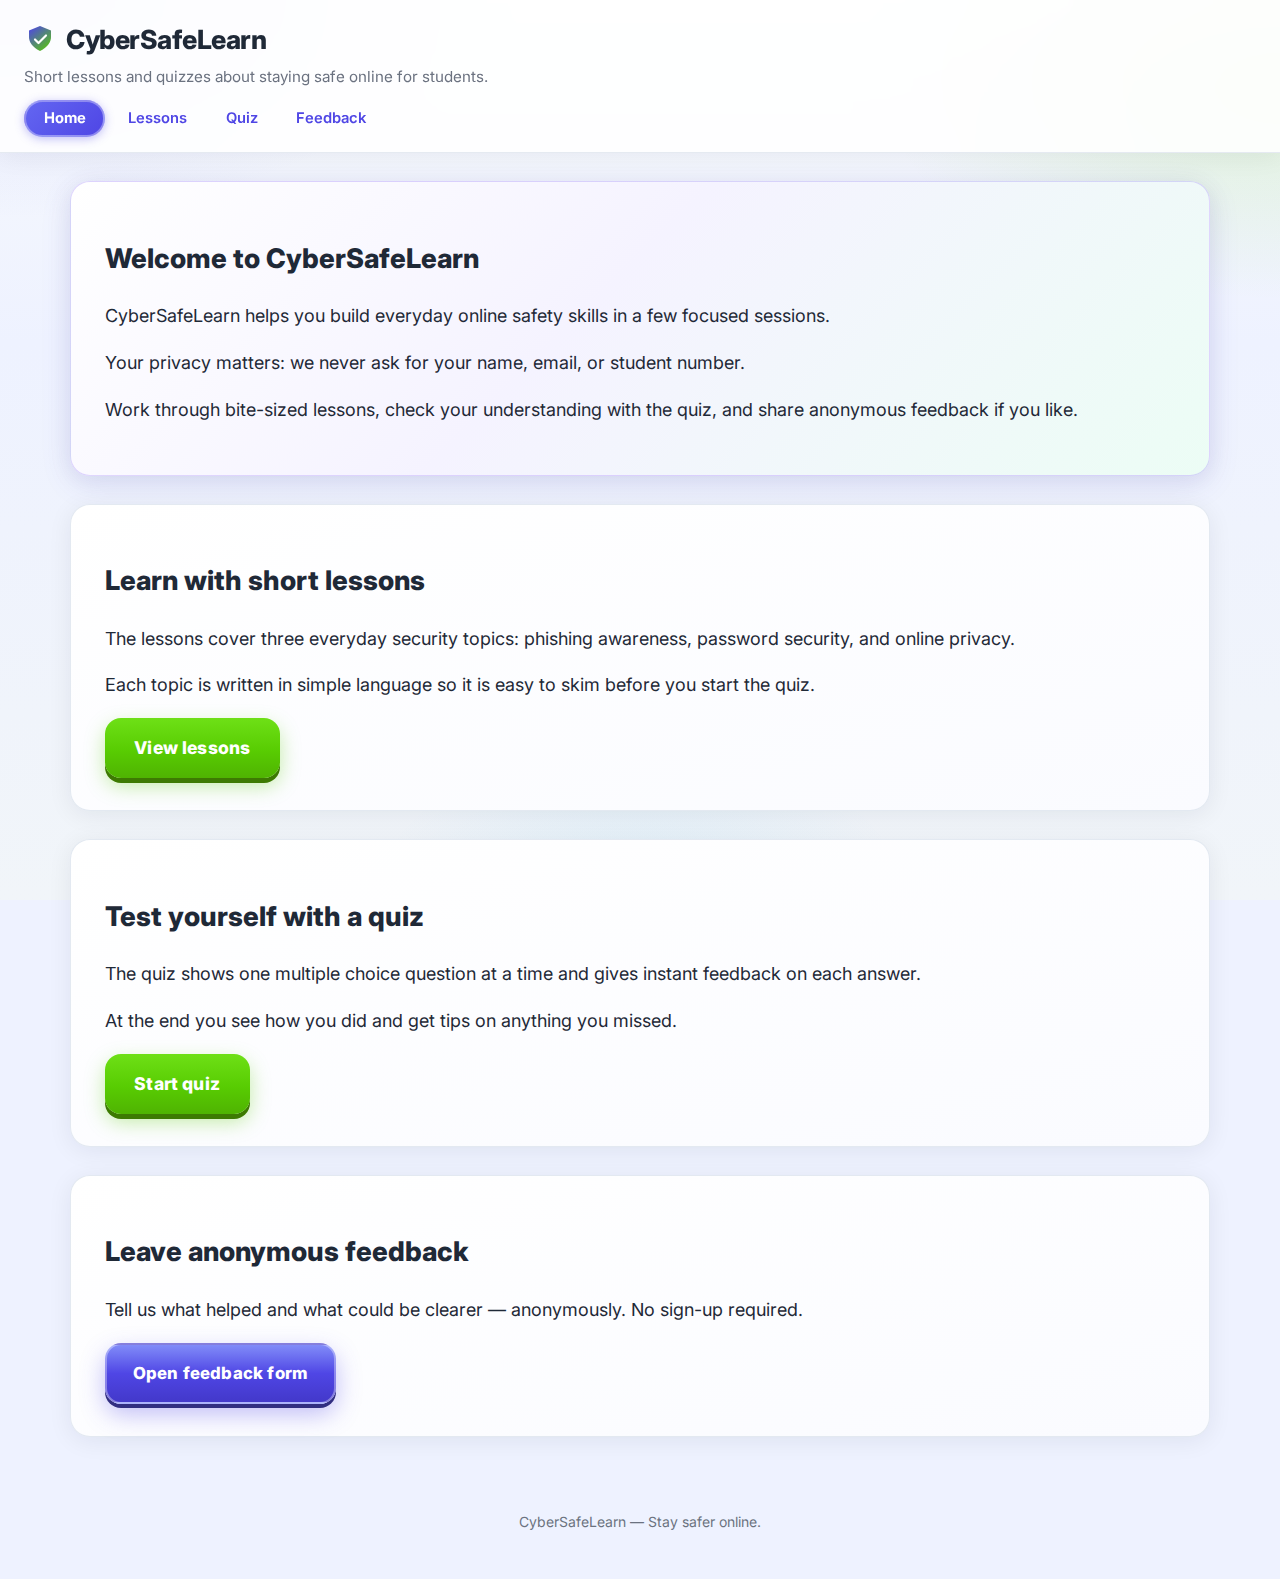
<file: index.html>
<!DOCTYPE html> <!-- use HTML5 -->
<html lang="en"> <!-- page is in English -->
<head> <!-- page settings and links -->
  <meta charset="UTF-8"> <!-- use UTF-8 so text works -->
  <meta name="viewport" content="width=device-width, initial-scale=1.0"> <!-- make layout work on mobile and desktop -->
  <title>CyberSafeLearn - Home</title> <!-- tab title -->
  <link rel="stylesheet" href="style.css"> <!-- main css for the site -->
</head> <!-- end of head -->
<body> <!-- visible page content -->
  <a href="#main-content" class="skip-link">Skip to main content</a>

  <header class="site-header"> <!-- top bar with title and nav -->
    <div class="site-brand">
      <svg class="site-logo" xmlns="http://www.w3.org/2000/svg" width="32" height="32" viewBox="0 0 32 32" aria-hidden="true" focusable="false">
        <defs>
          <linearGradient id="csl-shield-grad" x1="6" y1="4" x2="26" y2="28" gradientUnits="userSpaceOnUse">
            <stop stop-color="#4f46e5"/>
            <stop offset="1" stop-color="#58cc02"/>
          </linearGradient>
        </defs>
        <path fill="url(#csl-shield-grad)" d="M16 3 5 7.5v6.2c0 5.2 2.9 9.9 11 14.3 8.1-4.4 11-9.1 11-14.3V7.5L16 3Z"/>
        <path fill="none" stroke="#fff" stroke-width="2.2" stroke-linecap="round" stroke-linejoin="round" d="M11 16.5 14.5 20 22 12.5"/>
      </svg>
      <h1 class="site-title">CyberSafeLearn</h1>
    </div>
    <p class="site-tagline">Short lessons and quizzes about staying safe online for students.</p> <!-- quick summary text -->

    <nav aria-label="Main navigation"> <!-- main nav for the site -->
      <ul class="nav-list"> <!-- list of nav links -->
        <li> <!-- home nav item -->
          <a href="index.html" class="nav-link nav-link-active">Home</a> <!-- current page link -->
        </li> <!-- end home item -->
        <li> <!-- lessons nav item -->
          <a href="lessons.html" class="nav-link">Lessons</a> <!-- go to lessons page -->
        </li> <!-- end lessons item -->
        <li> <!-- quiz nav item -->
          <a href="quiz.html" class="nav-link">Quiz</a> <!-- go to quiz page -->
        </li> <!-- end quiz item -->
        <li> <!-- feedback nav item -->
          <a href="feedback.html" class="nav-link">Feedback</a> <!-- go to feedback page -->
        </li> <!-- end feedback item -->
      </ul> <!-- end nav list -->
    </nav> <!-- end nav -->
  </header> <!-- end header -->

  <main id="main-content" class="page-main" tabindex="-1"> <!-- main content for this page -->

    <section class="card card--premium-intro" aria-labelledby="home-intro-heading"> <!-- intro card -->
      <h2 id="home-intro-heading">Welcome to CyberSafeLearn</h2> <!-- intro heading -->
      <p>CyberSafeLearn helps you build everyday online safety skills in a few focused sessions.</p>
      <p>Your privacy matters: we never ask for your name, email, or student number.</p>
      <p>Work through bite-sized lessons, check your understanding with the quiz, and share anonymous feedback if you like.</p>
    </section> <!-- end intro card -->

    <section class="card" aria-labelledby="home-lessons-heading"> <!-- lessons card -->
      <h2 id="home-lessons-heading">Learn with short lessons</h2> <!-- lessons heading -->
      <p>The lessons cover three everyday security topics: phishing awareness, password security, and online privacy.</p> <!-- list lesson topics -->
      <p>Each topic is written in simple language so it is easy to skim before you start the quiz.</p> <!-- describe style of lessons -->
      <a href="lessons.html" class="primary-button">View lessons</a> <!-- button to lessons page -->
    </section> <!-- end lessons card -->

    <section class="card" aria-labelledby="home-quiz-heading"> <!-- quiz card -->
      <h2 id="home-quiz-heading">Test yourself with a quiz</h2> <!-- quiz heading -->
      <p>The quiz shows one multiple choice question at a time and gives instant feedback on each answer.</p> <!-- explain quiz flow -->
      <p>At the end you see how you did and get tips on anything you missed.</p>
      <a href="quiz.html" class="primary-button">Start quiz</a> <!-- button to quiz page -->
    </section> <!-- end quiz card -->

    <section class="card" aria-labelledby="home-feedback-heading">
      <h2 id="home-feedback-heading">Leave anonymous feedback</h2>
      <p>Tell us what helped and what could be clearer — anonymously. No sign-up required.</p>
      <a href="feedback.html" class="secondary-button">Open feedback form</a>
    </section>

  </main> <!-- end main content -->

  <footer class="site-footer"> <!-- footer text -->
    <p>CyberSafeLearn &mdash; Stay safer online.</p>
  </footer> <!-- end footer -->

  <script src="script.js"></script> <!-- shared js file -->
</body> <!-- end body -->
</html> <!-- end html -->
</file>
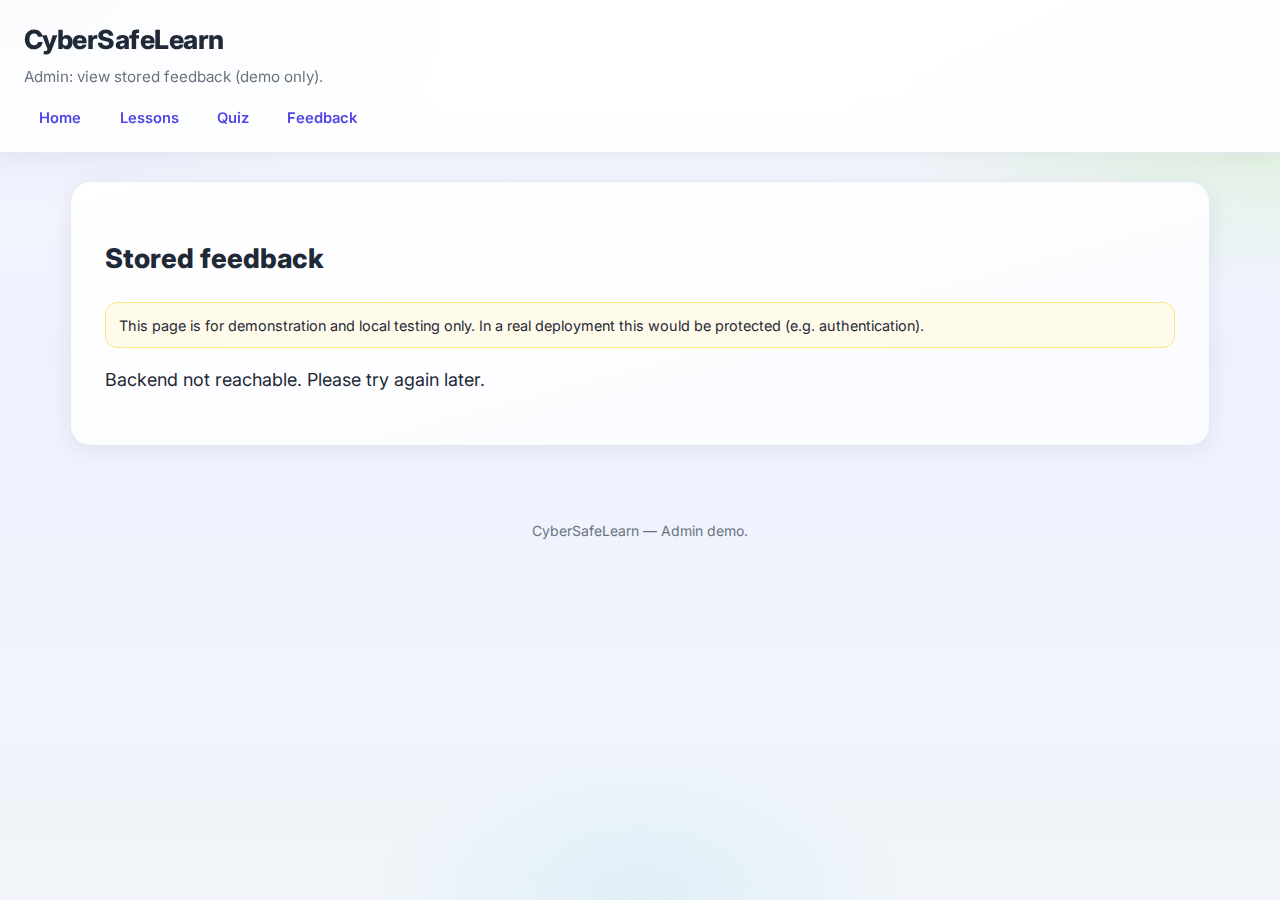
<file: admin_feedback.html>
<!DOCTYPE html>
<html lang="en">
<head>
  <meta charset="UTF-8">
  <meta name="viewport" content="width=device-width, initial-scale=1.0">
  <title>CyberSafeLearn - Admin feedback (demo)</title>
  <link rel="stylesheet" href="style.css">
</head>
<body>

  <header class="site-header">
    <h1 class="site-title">CyberSafeLearn</h1>
    <p class="site-tagline">Admin: view stored feedback (demo only).</p>
    <nav aria-label="Main navigation">
      <ul class="nav-list">
        <li><a href="index.html" class="nav-link">Home</a></li>
        <li><a href="lessons.html" class="nav-link">Lessons</a></li>
        <li><a href="quiz.html" class="nav-link">Quiz</a></li>
        <li><a href="feedback.html" class="nav-link">Feedback</a></li>
      </ul>
    </nav>
  </header>

  <main class="page-main">

    <section class="card" aria-labelledby="admin-heading">
      <h2 id="admin-heading">Stored feedback</h2>
      <p class="admin-warning">This page is for demonstration and local testing only. In a real deployment this would be protected (e.g. authentication).</p>
      <p id="admin-status" aria-live="polite">Loading...</p>
      <div id="admin-list"></div>
    </section>

  </main>

  <footer class="site-footer">
    <p>CyberSafeLearn &mdash; Admin demo.</p>
  </footer>

  <script src="config.js"></script>
  <script>
    (function () {
      var statusEl = document.getElementById('admin-status');
      var listEl = document.getElementById('admin-list');

      fetch(API_BASE_URL + '/api/feedback') // load feedback from API
        .then(function (res) {
          if (!res.ok) throw new Error('Backend returned ' + res.status);
          return res.json();
        })
        .then(function (data) {
          if (!Array.isArray(data)) { statusEl.textContent = 'Unexpected data.'; return; }
          statusEl.textContent = data.length + ' feedback entries.';
          listEl.innerHTML = '';
          if (data.length === 0) {
            listEl.textContent = 'No feedback yet.';
            return;
          }
          var table = document.createElement('table');
          table.className = 'admin-table';
          table.setAttribute('aria-label', 'Feedback entries');
          var thead = document.createElement('thead');
          thead.innerHTML = '<tr><th>Time</th><th>Rating</th><th>Feedback</th></tr>';
          table.appendChild(thead);
          var tbody = document.createElement('tbody');
          data.forEach(function (entry) {
            var tr = document.createElement('tr');
            tr.innerHTML = '<td>' + (entry.timestamp || '') + '</td><td>' + (entry.rating || '') + '</td><td>' + (entry.text || '').replace(/</g, '&lt;') + '</td>';
            tbody.appendChild(tr);
          });
          table.appendChild(tbody);
          listEl.appendChild(table);
        })
        .catch(function () {
          statusEl.textContent = 'Backend not reachable. Please try again later.';
        });
    })();
  </script>
</body>
</html>
</file>
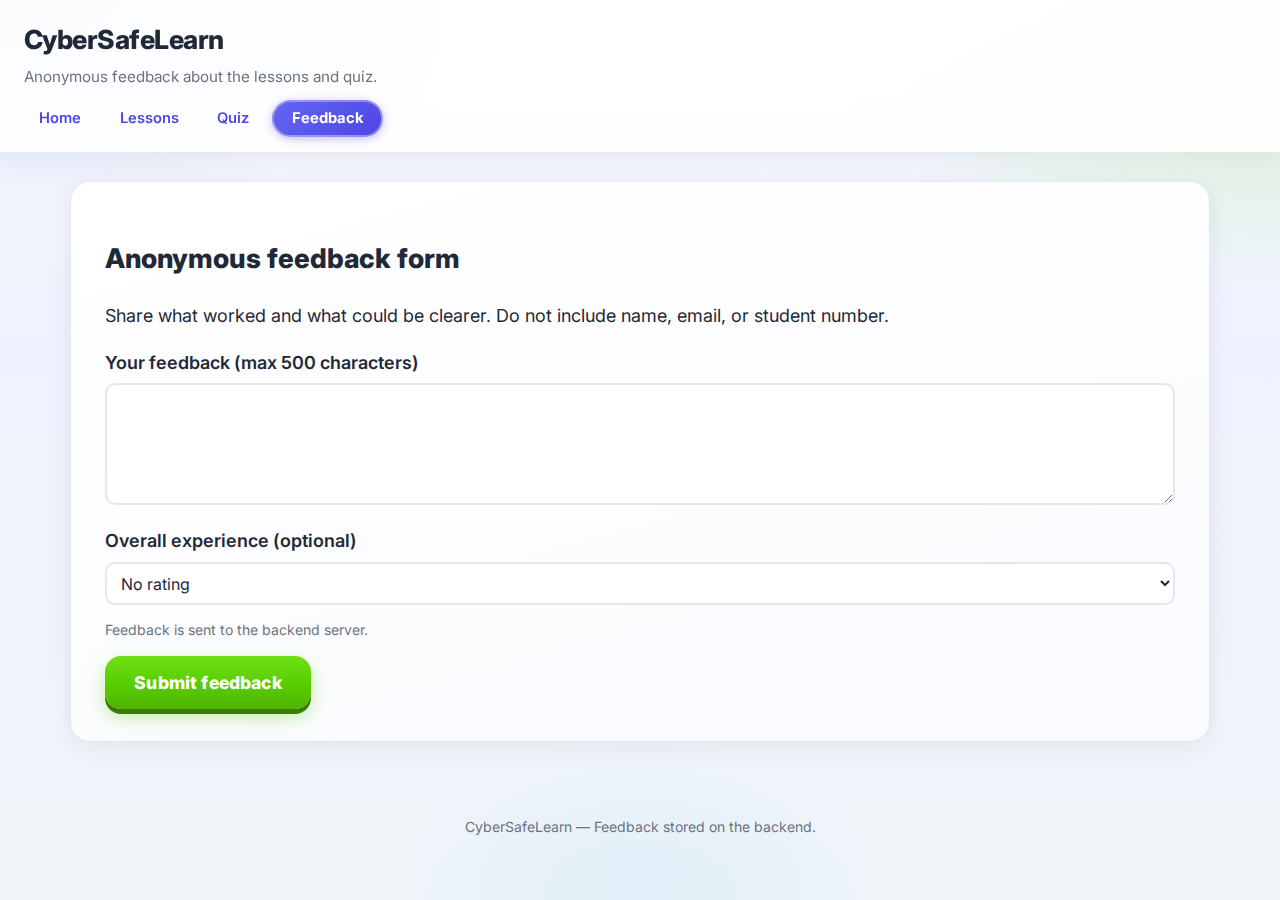
<file: feedback.html>
<!DOCTYPE html>
<html lang="en">
<head>
  <meta charset="UTF-8">
  <meta name="viewport" content="width=device-width, initial-scale=1.0">
  <title>CyberSafeLearn - Feedback</title>
  <link rel="stylesheet" href="style.css">
</head>
<body>

  <header class="site-header">
    <h1 class="site-title">CyberSafeLearn</h1>
    <p class="site-tagline">Anonymous feedback about the lessons and quiz.</p>
    <nav aria-label="Main navigation">
      <ul class="nav-list">
        <li><a href="index.html" class="nav-link">Home</a></li>
        <li><a href="lessons.html" class="nav-link">Lessons</a></li>
        <li><a href="quiz.html" class="nav-link">Quiz</a></li>
        <li><a href="feedback.html" class="nav-link nav-link-active">Feedback</a></li>
      </ul>
    </nav>
  </header>

  <main class="page-main">

    <section class="card" aria-labelledby="feedback-heading">
      <h2 id="feedback-heading">Anonymous feedback form</h2>
      <p>Share what worked and what could be clearer. Do not include name, email, or student number.</p>

      <form id="feedback-form">
        <div class="form-group">
          <label for="feedback-text">Your feedback (max 500 characters)</label>
          <textarea id="feedback-text" name="feedback-text" rows="5" maxlength="500" required></textarea>
        </div>
        <div class="form-group">
          <label for="feedback-rating">Overall experience (optional)</label>
          <select id="feedback-rating" name="feedback-rating">
            <option value="">No rating</option>
            <option value="1">1 - Very confusing</option>
            <option value="2">2 - Needs improvement</option>
            <option value="3">3 - Okay</option>
            <option value="4">4 - Helpful</option>
            <option value="5">5 - Very helpful</option>
          </select>
        </div>
        <p class="small-text">Feedback is sent to the backend server.</p>
        <button type="submit" id="feedback-submit-btn" class="primary-button">Submit feedback</button>
      </form>

      <p id="feedback-message" class="feedback-message" aria-live="polite" hidden></p>
    </section>

  </main>

  <footer class="site-footer">
    <p>CyberSafeLearn &mdash; Feedback stored on the backend.</p>
  </footer>

  <script src="script.js"></script>
  <script src="config.js"></script>
  <script src="api.js"></script>
  <script>
    (function () {
      var form = document.getElementById('feedback-form');
      var textArea = document.getElementById('feedback-text');
      var ratingSelect = document.getElementById('feedback-rating');
      var messageEl = document.getElementById('feedback-message');
      var submitBtn = document.getElementById('feedback-submit-btn');

      function showMessage(text, isError) {
        messageEl.textContent = text;
        messageEl.hidden = false;
        messageEl.className = isError ? 'feedback-message feedback-error' : 'feedback-message feedback-success';
      }

      form.addEventListener('submit', function (e) {
        e.preventDefault();
        var text = textArea.value.trim();
        if (!text) { // prevent empty submission
          showMessage('Please enter some feedback.', true);
          return;
        }

        submitBtn.disabled = true; // prevent double submission
        messageEl.hidden = true;

        fetch(API_BASE_URL + '/api/feedback', {
          method: 'POST',
          headers: { 'Content-Type': 'application/json' },
          body: JSON.stringify({ text: text, rating: ratingSelect.value || '' })
        })
          .then(function (res) {
            if (res.ok) {
              textArea.value = '';
              ratingSelect.value = '';
              showMessage('Thank you. Your feedback has been saved.');
            } else {
              return res.json().then(function (body) {
                showMessage(body.error || 'Something went wrong. Please try again.', true);
              });
            }
          })
          .catch(function () {
            showMessage('Backend is not running or unreachable. Please try again later.', true);
          })
          .finally(function () {
            submitBtn.disabled = false;
          });
      });
    })();
  </script>
</body>
</html>
</file>
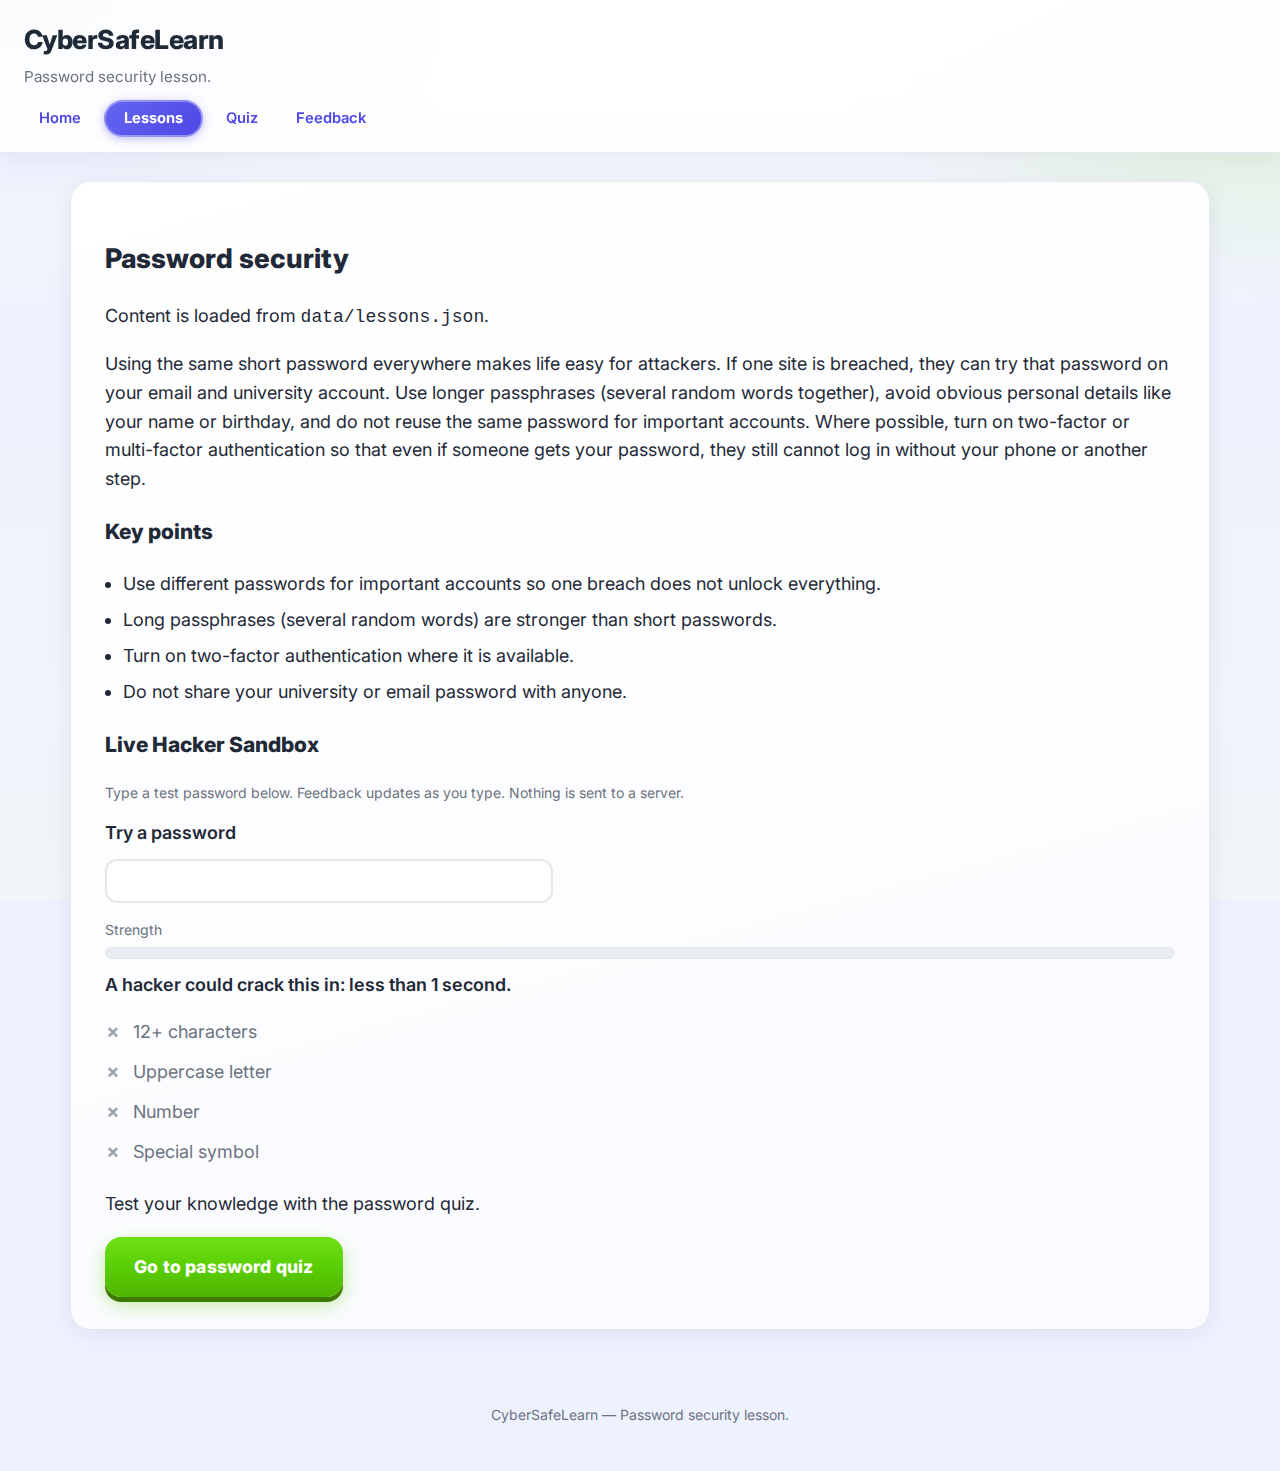
<file: lesson_passwords.html>
<!DOCTYPE html>
<html lang="en">
<head>
  <meta charset="UTF-8">
  <meta name="viewport" content="width=device-width, initial-scale=1.0">
  <title>CyberSafeLearn - Password Security Lesson</title>
  <link rel="stylesheet" href="style.css">
</head>
<body>
  <a href="#main-content" class="skip-link">Skip to main content</a>

  <header class="site-header">
    <h1 class="site-title">CyberSafeLearn</h1>
    <p class="site-tagline">Password security lesson.</p>
    <nav aria-label="Main navigation">
      <ul class="nav-list">
        <li><a href="index.html" class="nav-link">Home</a></li>
        <li><a href="lessons.html" class="nav-link nav-link-active">Lessons</a></li>
        <li><a href="quiz.html" class="nav-link">Quiz</a></li>
        <li><a href="feedback.html" class="nav-link">Feedback</a></li>
      </ul>
    </nav>
  </header>

  <main id="main-content" class="page-main" tabindex="-1">

    <section id="lesson-content" class="card" data-lesson-id="passwords">
      <h2>Password security</h2>
      <p>Content is loaded from <code>data/lessons.json</code>.</p>
      <div id="lesson-text-container"></div>

      <section class="lesson-points" aria-labelledby="passwords-points-heading">
        <h3 id="passwords-points-heading">Key points</h3>
        <ul>
          <li>Use different passwords for important accounts so one breach does not unlock everything.</li>
          <li>Long passphrases (several random words) are stronger than short passwords.</li>
          <li>Turn on two-factor authentication where it is available.</li>
          <li>Do not share your university or email password with anyone.</li>
        </ul>
      </section>

      <section id="password-interactive" aria-labelledby="password-interactive-heading">
        <h3 id="password-interactive-heading">Live Hacker Sandbox</h3>
        <p class="small-text">Type a test password below. Feedback updates as you type. Nothing is sent to a server.</p>

        <div class="form-group">
          <label for="password-test-input">Try a password</label>
          <input type="password" id="password-test-input" name="password-test-input" class="password-test-input" autocomplete="off" autocorrect="off" spellcheck="false" aria-describedby="password-crack-estimate password-strength-heading">
        </div>

        <div id="password-strength-meter-wrap" class="password-strength-meter-wrap">
          <p id="password-strength-heading" class="small-text password-strength-label">Strength</p>
          <div class="password-strength-meter" role="meter" aria-valuemin="0" aria-valuemax="4" aria-valuenow="0" aria-labelledby="password-strength-heading" id="password-strength-meter-el">
            <div id="password-strength-fill" class="password-strength-fill password-strength-fill--none"></div>
          </div>
        </div>

        <p id="password-crack-estimate" class="password-crack-estimate" aria-live="polite">A hacker could crack this in: —</p>

        <ul id="password-criteria-list" class="password-criteria-list">
          <li id="password-criterion-length" class="password-criterion" data-criterion="length">
            <span class="password-criterion-icon" aria-hidden="true">✗</span>
            <span class="password-criterion-label">12+ characters</span>
          </li>
          <li id="password-criterion-upper" class="password-criterion" data-criterion="upper">
            <span class="password-criterion-icon" aria-hidden="true">✗</span>
            <span class="password-criterion-label">Uppercase letter</span>
          </li>
          <li id="password-criterion-number" class="password-criterion" data-criterion="number">
            <span class="password-criterion-icon" aria-hidden="true">✗</span>
            <span class="password-criterion-label">Number</span>
          </li>
          <li id="password-criterion-special" class="password-criterion" data-criterion="special">
            <span class="password-criterion-icon" aria-hidden="true">✗</span>
            <span class="password-criterion-label">Special symbol</span>
          </li>
        </ul>

        <div id="password-summary-block" class="password-summary-block" hidden>
          <p id="password-summary-text" class="password-summary-text"></p>
          <button type="button" id="password-miniquiz-open" class="primary-button">Take the Mini-Quiz</button>
        </div>
      </section>

      <section id="password-miniquiz-section" aria-labelledby="password-miniquiz-main-heading" class="miniquiz-section" hidden>
        <h3 id="password-miniquiz-main-heading">Mini knowledge check</h3>
        <p class="small-text">Answer these questions. You get instant feedback after each one.</p>
        <div id="password-miniquiz-container">
          <p id="password-miniquiz-status" aria-live="polite"></p>
          <div id="password-miniquiz-question-block" hidden>
            <p id="password-miniquiz-question-text"></p>
            <div id="password-miniquiz-options"></div>
            <p id="password-miniquiz-answer-feedback" class="miniquiz-feedback" aria-live="polite"></p>
          </div>
          <div id="password-miniquiz-result-block" hidden>
            <p id="password-miniquiz-score-line"></p>
            <p id="password-miniquiz-message"></p>
            <button type="button" id="password-miniquiz-retry" class="secondary-button">Try again</button>
          </div>
        </div>
      </section>

      <p>Test your knowledge with the password quiz.</p>
      <a href="quiz.html?topic=passwords" class="primary-button">Go to password quiz</a>
    </section>

  </main>

  <footer class="site-footer">
    <p>CyberSafeLearn &mdash; Password security lesson.</p>
  </footer>

  <script src="script.js"></script>
  <script src="lessons.js"></script>
  <script src="passwordLesson.js"></script>
</body>
</html>
</file>
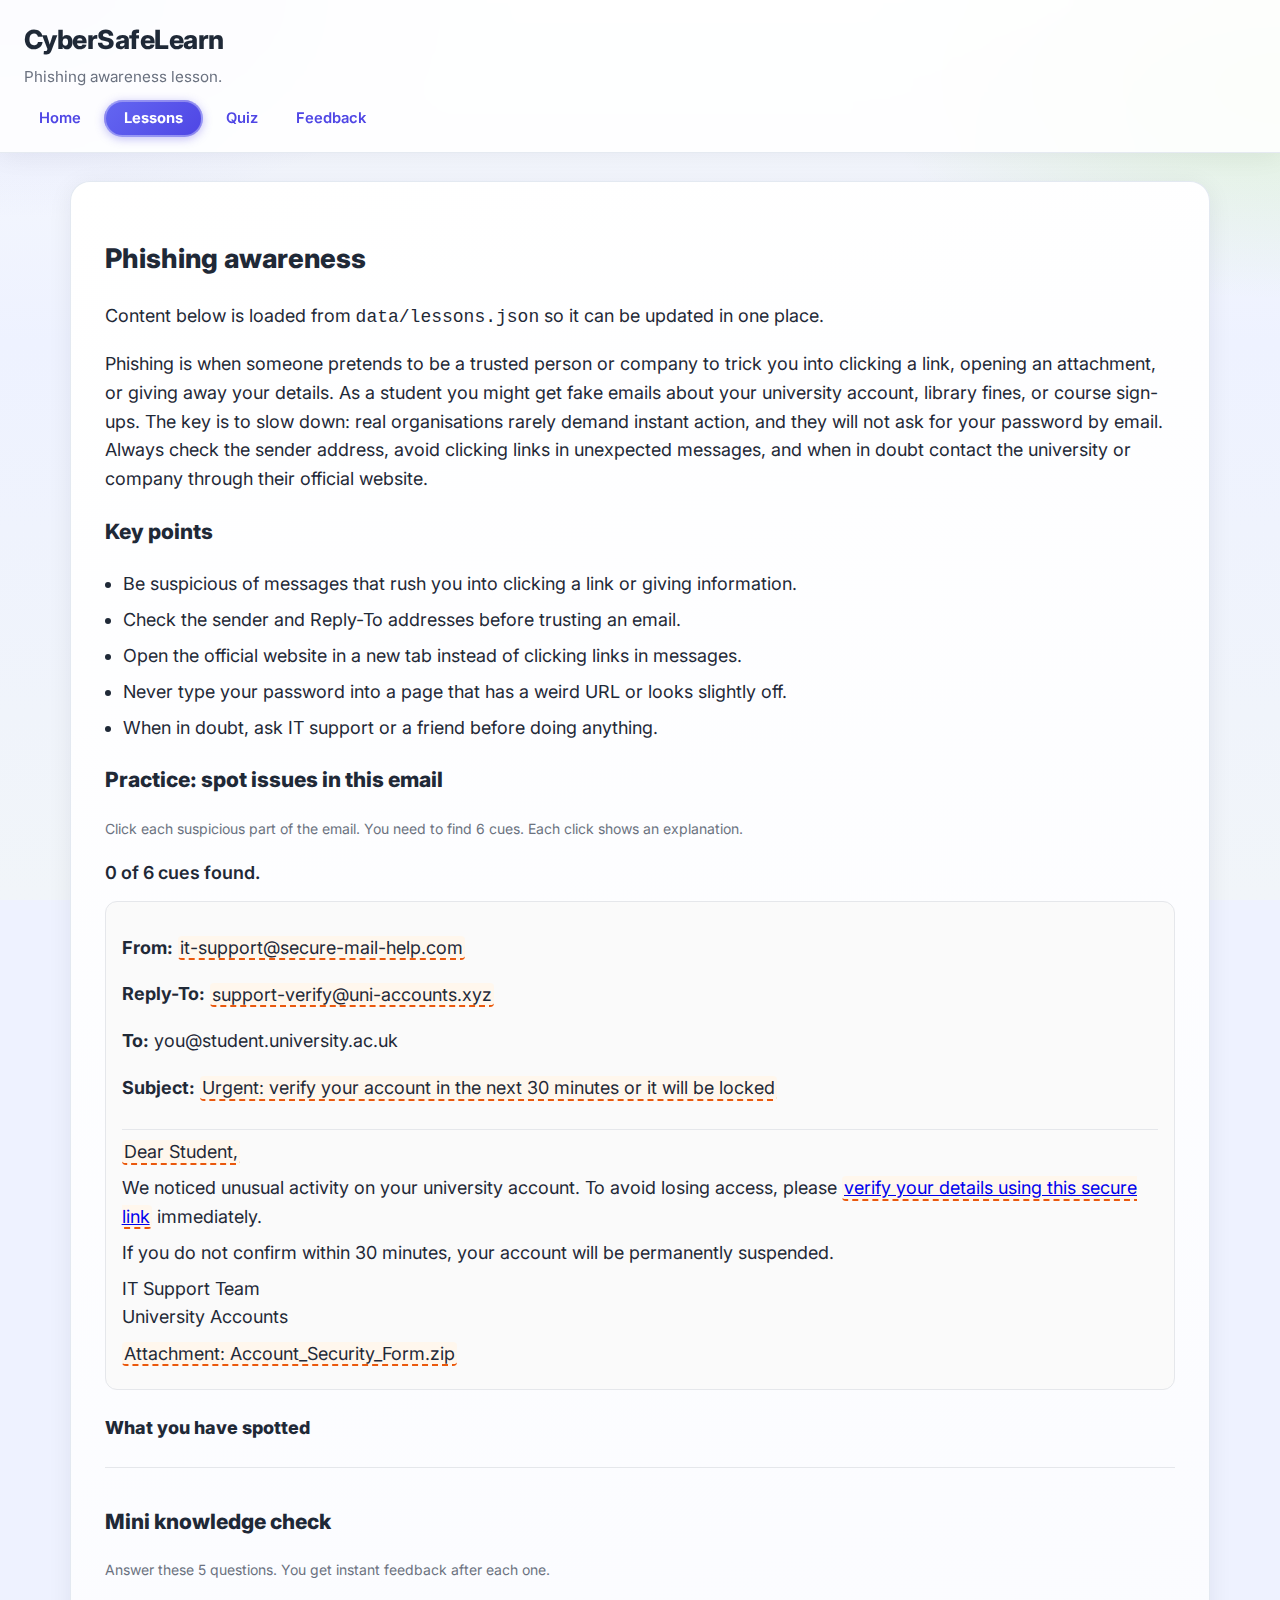
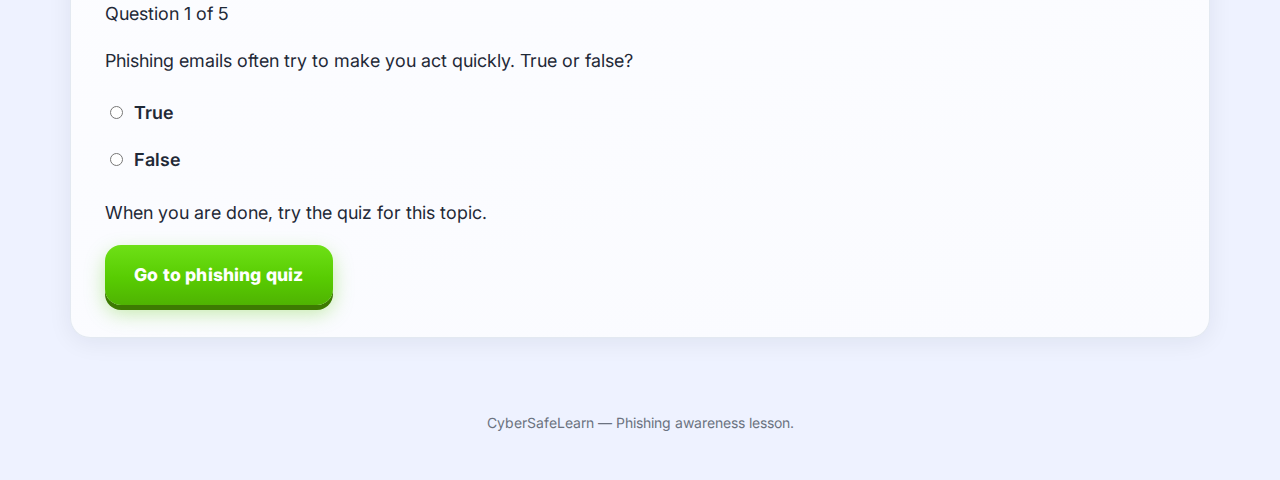
<file: lesson_phishing.html>
<!DOCTYPE html>
<html lang="en">
<head>
  <meta charset="UTF-8">
  <meta name="viewport" content="width=device-width, initial-scale=1.0">
  <title>CyberSafeLearn - Phishing Awareness Lesson</title>
  <link rel="stylesheet" href="style.css">
</head>
<body>
  <a href="#main-content" class="skip-link">Skip to main content</a>

  <header class="site-header">
    <h1 class="site-title">CyberSafeLearn</h1>
    <p class="site-tagline">Phishing awareness lesson.</p>
    <nav aria-label="Main navigation">
      <ul class="nav-list">
        <li><a href="index.html" class="nav-link">Home</a></li>
        <li><a href="lessons.html" class="nav-link nav-link-active">Lessons</a></li>
        <li><a href="quiz.html" class="nav-link">Quiz</a></li>
        <li><a href="feedback.html" class="nav-link">Feedback</a></li>
      </ul>
    </nav>
  </header>

  <main id="main-content" class="page-main" tabindex="-1">

    <section id="lesson-content" class="card" data-lesson-id="phishing">
      <h2>Phishing awareness</h2>
      <p>Content below is loaded from <code>data/lessons.json</code> so it can be updated in one place.</p>
      <div id="lesson-text-container"></div>

      <section aria-labelledby="phishing-key-points-heading" class="lesson-points">
        <h3 id="phishing-key-points-heading">Key points</h3>
        <ul>
          <li>Be suspicious of messages that rush you into clicking a link or giving information.</li>
          <li>Check the sender and Reply-To addresses before trusting an email.</li>
          <li>Open the official website in a new tab instead of clicking links in messages.</li>
          <li>Never type your password into a page that has a weird URL or looks slightly off.</li>
          <li>When in doubt, ask IT support or a friend before doing anything.</li>
        </ul>
      </section>

      <section id="phishing-interactive" aria-labelledby="phishing-interactive-heading">
        <h3 id="phishing-interactive-heading">Practice: spot issues in this email</h3>
        <p class="small-text">Click each suspicious part of the email. You need to find 6 cues. Each click shows an explanation.</p>
        <p id="phishing-progress" class="phishing-progress" aria-live="polite">0 of 6 cues found.</p>

        <div class="phishing-email">
          <div class="phishing-email-header">
            <p><strong>From:</strong> <span class="phishing-cue" data-cue-id="sender">it-support@secure-mail-help.com</span></p>
            <p><strong>Reply-To:</strong> <span class="phishing-cue" data-cue-id="replyto">support-verify@uni-accounts.xyz</span></p>
            <p><strong>To:</strong> you@student.university.ac.uk</p>
            <p><strong>Subject:</strong> <span class="phishing-cue" data-cue-id="urgent">Urgent: verify your account in the next 30 minutes or it will be locked</span></p>
          </div>
          <div class="phishing-email-body">
            <p><span class="phishing-cue" data-cue-id="greeting">Dear Student,</span></p>
            <p>We noticed unusual activity on your university account. To avoid losing access, please <a href="#" class="phishing-cue" data-cue-id="link">verify your details using this secure link</a> immediately.</p>
            <p>If you do not confirm within 30 minutes, your account will be permanently suspended.</p>
            <p>IT Support Team<br>University Accounts</p>
            <p><span class="phishing-cue" data-cue-id="attachment">Attachment: Account_Security_Form.zip</span></p>
          </div>
        </div>

        <div id="phishing-feedback-area">
          <h4>What you have spotted</h4>
          <ul id="phishing-feedback-list"></ul>
          <div id="phishing-summary-block" class="phishing-summary-block" hidden>
            <p id="phishing-summary" class="phishing-summary-text"></p>
            <h4>Checklist to remember</h4>
            <ul id="phishing-checklist" class="phishing-checklist"></ul>
          </div>
        </div>
      </section>

      <section id="phishing-miniquiz" aria-labelledby="phishing-miniquiz-heading" class="miniquiz-section">
        <h3 id="phishing-miniquiz-heading">Mini knowledge check</h3>
        <p class="small-text">Answer these 5 questions. You get instant feedback after each one.</p>
        <div id="miniquiz-container">
          <p id="miniquiz-status" aria-live="polite"></p>
          <div id="miniquiz-question-block" hidden>
            <p id="miniquiz-question-text"></p>
            <div id="miniquiz-options"></div>
            <p id="miniquiz-answer-feedback" class="miniquiz-feedback" aria-live="polite"></p>
          </div>
          <div id="miniquiz-result-block" hidden>
            <p id="miniquiz-score-line"></p>
            <p id="miniquiz-message"></p>
            <button type="button" id="miniquiz-retry" class="secondary-button">Try again</button>
          </div>
        </div>
      </section>

      <p>When you are done, try the quiz for this topic.</p>
      <a href="quiz.html?topic=phishing" class="primary-button">Go to phishing quiz</a>
    </section>

  </main>

  <footer class="site-footer">
    <p>CyberSafeLearn &mdash; Phishing awareness lesson.</p>
  </footer>

  <script src="script.js"></script>
  <script src="lessons.js"></script>
  <script src="phishingLesson.js"></script>
</body>
</html>
</file>
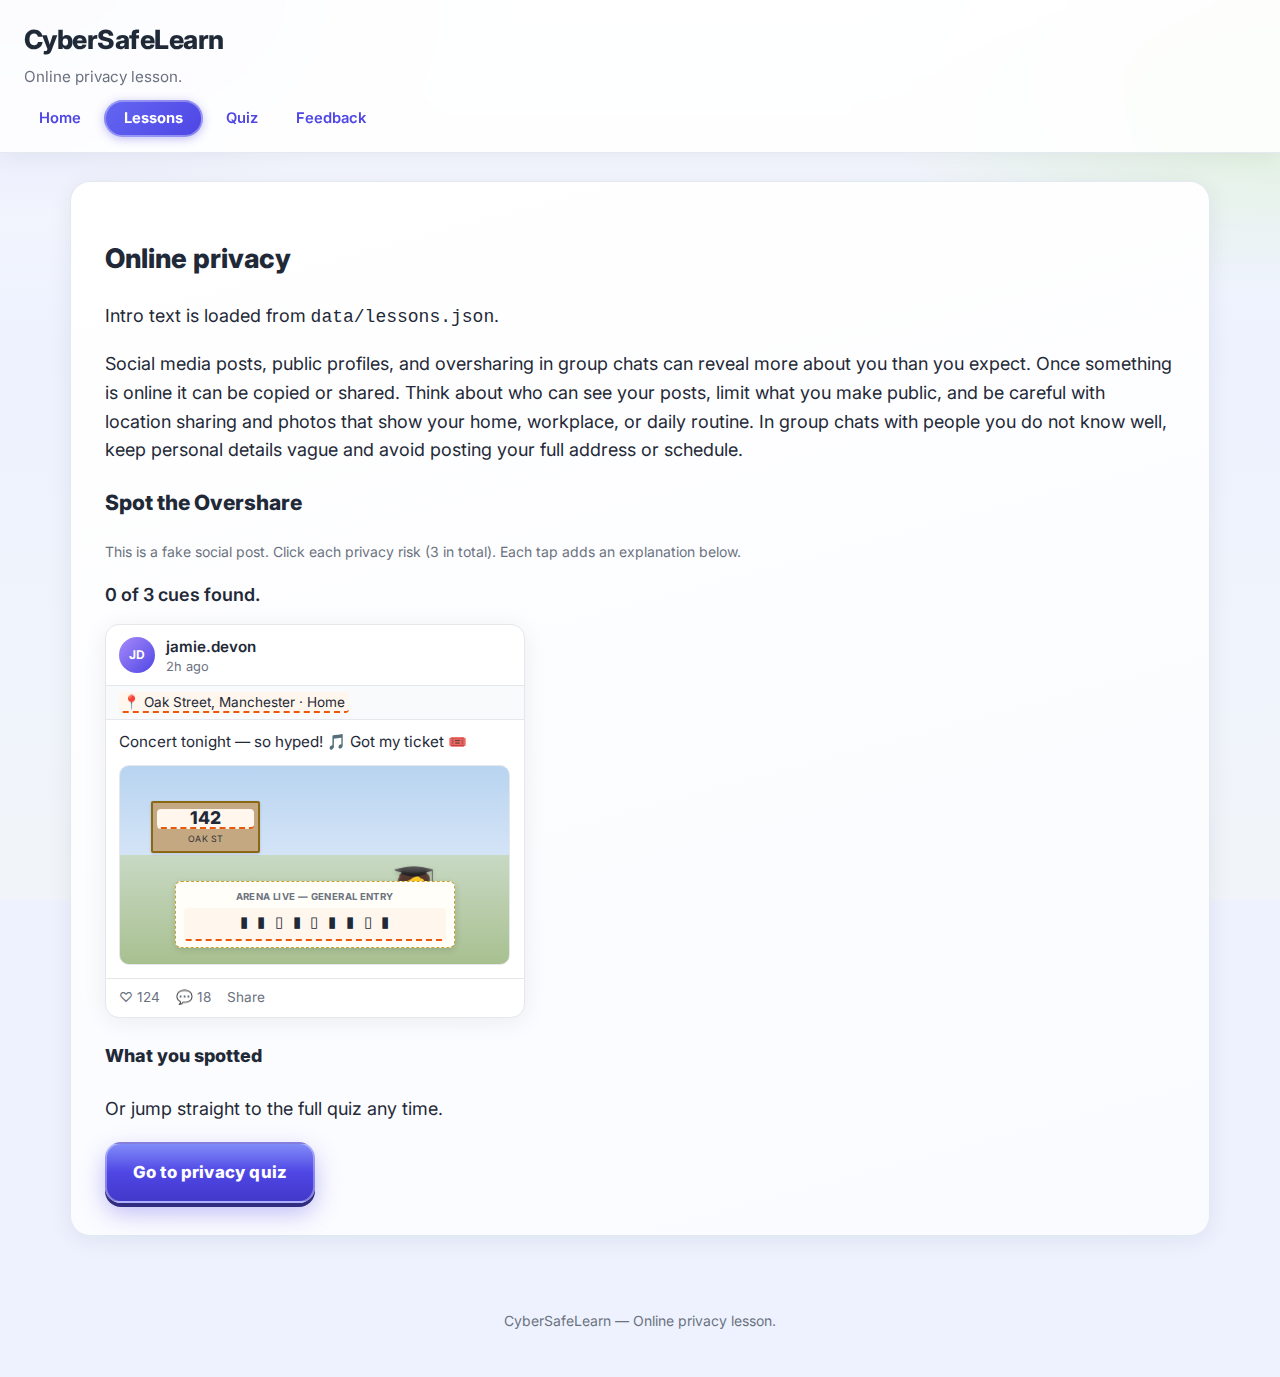
<file: lesson_privacy.html>
<!DOCTYPE html>
<html lang="en">
<head>
  <meta charset="UTF-8">
  <meta name="viewport" content="width=device-width, initial-scale=1.0">
  <title>CyberSafeLearn - Online Privacy Lesson</title>
  <link rel="stylesheet" href="style.css">
</head>
<body>
  <a href="#main-content" class="skip-link">Skip to main content</a>

  <header class="site-header">
    <h1 class="site-title">CyberSafeLearn</h1>
    <p class="site-tagline">Online privacy lesson.</p>
    <nav aria-label="Main navigation">
      <ul class="nav-list">
        <li><a href="index.html" class="nav-link">Home</a></li>
        <li><a href="lessons.html" class="nav-link nav-link-active">Lessons</a></li>
        <li><a href="quiz.html" class="nav-link">Quiz</a></li>
        <li><a href="feedback.html" class="nav-link">Feedback</a></li>
      </ul>
    </nav>
  </header>

  <main id="main-content" class="page-main" tabindex="-1">

    <section id="lesson-content" class="card" data-lesson-id="privacy">
      <h2>Online privacy</h2>
      <p>Intro text is loaded from <code>data/lessons.json</code>.</p>
      <div id="lesson-text-container"></div>

      <div id="privacy-interactive" aria-labelledby="privacy-interactive-heading">
        <h3 id="privacy-interactive-heading">Spot the Overshare</h3>
        <p class="small-text">This is a fake social post. Click each privacy risk (3 in total). Each tap adds an explanation below.</p>
        <p id="privacy-progress" class="privacy-progress" aria-live="polite">0 of 3 cues found.</p>

        <div class="privacy-social-post" aria-label="Fake social media post for training">
          <div class="privacy-post-header">
            <span class="privacy-post-avatar" aria-hidden="true">JD</span>
            <div class="privacy-post-meta">
              <strong class="privacy-post-username">jamie.devon</strong>
              <p class="privacy-post-time">2h ago</p>
            </div>
          </div>
          <p class="privacy-geo-row">
            <span class="privacy-cue privacy-geo-tag" data-cue-id="location" tabindex="0" role="button">📍 Oak Street, Manchester · Home</span>
          </p>

          <div class="privacy-post-body">
            <p class="privacy-post-caption">Concert tonight — so hyped! 🎵 Got my ticket 🎟️</p>
            <div class="privacy-post-scene" aria-hidden="true">
              <div class="privacy-scene-sky"></div>
              <div class="privacy-scene-facade">
                <span class="privacy-cue privacy-scene-address" data-cue-id="address" tabindex="0" role="button">142</span>
                <span class="privacy-scene-street">OAK ST</span>
              </div>
              <div class="privacy-scene-figure">🧑‍🎓</div>
              <div class="privacy-ticket-card">
                <span class="privacy-ticket-venue">ARENA LIVE — GENERAL ENTRY</span>
                <span class="privacy-cue privacy-ticket-barcode" data-cue-id="barcode" tabindex="0" role="button" title="Ticket barcode">▮ ▮ ▯ ▮ ▯ ▮ ▮ ▯ ▮</span>
              </div>
            </div>
          </div>

          <div class="privacy-post-footer">
            <span>♡ 124</span>
            <span>💬 18</span>
            <span>Share</span>
          </div>
        </div>

        <div id="privacy-feedback-area">
          <h4>What you spotted</h4>
          <ul id="privacy-feedback-list" class="privacy-feedback-list"></ul>
          <div id="privacy-summary-block" class="privacy-summary-block" hidden>
            <p id="privacy-summary-text" class="privacy-summary-text"></p>
            <p class="small-text">Ready to check what you learned?</p>
            <a href="quiz.html?topic=privacy" class="primary-button">Take the privacy quiz</a>
          </div>
        </div>
      </div>

      <p>Or jump straight to the full quiz any time.</p>
      <a href="quiz.html?topic=privacy" class="secondary-button">Go to privacy quiz</a>
    </section>

  </main>

  <footer class="site-footer">
    <p>CyberSafeLearn &mdash; Online privacy lesson.</p>
  </footer>

  <script src="script.js"></script>
  <script src="lessons.js"></script>
  <script src="privacyLesson.js"></script>
</body>
</html>
</file>
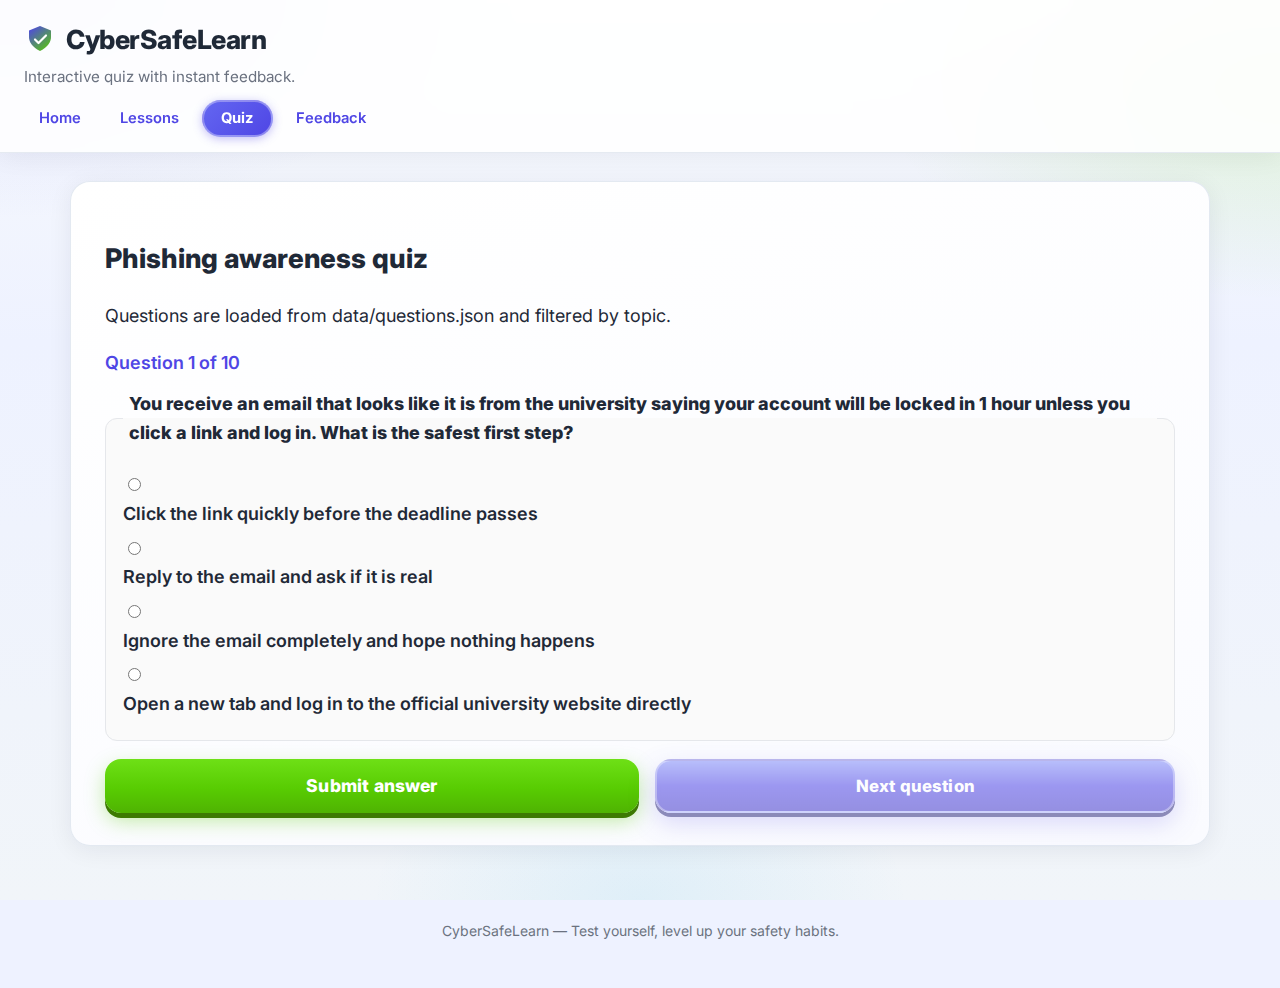
<file: quiz.html>
<!DOCTYPE html> <!-- use HTML5 -->
<html lang="en"> <!-- page is in English -->
<head> <!-- quiz page settings -->
  <meta charset="UTF-8"> <!-- use UTF-8 -->
  <meta name="viewport" content="width=device-width, initial-scale=1.0"> <!-- make quiz layout responsive -->
  <title>CyberSafeLearn - Quiz</title> <!-- tab title for quiz -->
  <link rel="stylesheet" href="style.css"> <!-- main css file -->
</head> <!-- end head -->
<body> <!-- quiz body -->
  <a href="#main-content" class="skip-link">Skip to main content</a>

  <header class="site-header"> <!-- top bar -->
    <div class="site-brand">
      <svg class="site-logo" xmlns="http://www.w3.org/2000/svg" width="32" height="32" viewBox="0 0 32 32" aria-hidden="true" focusable="false">
        <defs>
          <linearGradient id="csl-shield-grad" x1="6" y1="4" x2="26" y2="28" gradientUnits="userSpaceOnUse">
            <stop stop-color="#4f46e5"/>
            <stop offset="1" stop-color="#58cc02"/>
          </linearGradient>
        </defs>
        <path fill="url(#csl-shield-grad)" d="M16 3 5 7.5v6.2c0 5.2 2.9 9.9 11 14.3 8.1-4.4 11-9.1 11-14.3V7.5L16 3Z"/>
        <path fill="none" stroke="#fff" stroke-width="2.2" stroke-linecap="round" stroke-linejoin="round" d="M11 16.5 14.5 20 22 12.5"/>
      </svg>
      <h1 class="site-title">CyberSafeLearn</h1>
    </div>
    <p class="site-tagline">Interactive quiz with instant feedback.</p> <!-- short quiz description -->

    <nav aria-label="Main navigation"> <!-- main nav -->
      <ul class="nav-list"> <!-- nav list -->
        <li> <!-- home link -->
          <a href="index.html" class="nav-link">Home</a> <!-- go to home -->
        </li> <!-- end home -->
        <li> <!-- lessons link -->
          <a href="lessons.html" class="nav-link">Lessons</a> <!-- go to lessons -->
        </li> <!-- end lessons -->
        <li> <!-- quiz link -->
          <a href="quiz.html" class="nav-link nav-link-active">Quiz</a> <!-- current page -->
        </li> <!-- end quiz -->
        <li> <!-- feedback link -->
          <a href="feedback.html" class="nav-link">Feedback</a> <!-- go to feedback -->
        </li> <!-- end feedback -->
      </ul> <!-- end nav list -->
    </nav> <!-- end nav -->
  </header> <!-- end header -->

  <main id="main-content" class="page-main" tabindex="-1"> <!-- main quiz area -->

    <section class="card" aria-labelledby="quiz-heading"> <!-- card that holds quiz -->
      <h2 id="quiz-heading">Quiz</h2>
      <p id="quiz-intro">Loading...</p>

      <div id="quiz-status" aria-live="polite"> <!-- shows current question number -->
        <!-- text like "Question 1 of 10" goes here --> <!-- placeholder -->
      </div> <!-- end quiz status -->

      <form id="quiz-form"> <!-- form that wraps question and options -->
        <fieldset> <!-- groups question and answers -->
          <legend id="quiz-question-text">Loading question...</legend> <!-- question text goes here -->
          <div id="quiz-options-container"> <!-- js adds radio buttons here -->
            <!-- answer options are created by quiz.js --> <!-- placeholder -->
          </div> <!-- end options container -->
        </fieldset> <!-- end fieldset -->
      </form> <!-- end quiz form -->

      <div id="quiz-feedback" aria-live="polite"> <!-- area where feedback message shows -->
        <!-- "Correct" or "Not quite right" text goes here --> <!-- placeholder -->
      </div> <!-- end feedback -->

      <p id="quiz-submit-error" class="quiz-submit-error" role="alert" aria-live="assertive" hidden></p>

      <div class="quiz-buttons"> <!-- buttons for submit and next -->
        <button type="button" id="submit-answer-button" class="primary-button">Submit answer</button> <!-- send current answer -->
        <button type="button" id="next-question-button" class="secondary-button" disabled>Next question</button> <!-- go to next question -->
      </div> <!-- end button row -->

      <section id="quiz-results" aria-labelledby="quiz-results-heading" hidden> <!-- final results, hidden until end -->
        <h3 id="quiz-results-heading">Your results</h3> <!-- results heading -->

        <p id="quiz-results-headline" class="quiz-results-headline" aria-live="polite"></p>

        <div id="quiz-mastery-banner" class="quiz-mastery-banner quiz-mastery-banner--success" role="status" aria-live="polite" hidden>
          <strong class="quiz-mastery-title">Mastery achieved</strong>
          <p class="quiz-mastery-sub">You scored at or above the 80% threshold across this quiz.</p>
        </div>

        <p id="quiz-score-line">Your score will appear here when you finish.</p>
        <p id="quiz-overall-comment">Once you finish the quiz, a short summary will appear here.</p>

        <section class="quiz-topic-breakdown" aria-labelledby="quiz-topic-breakdown-heading">
          <h4 id="quiz-topic-breakdown-heading">Score by topic</h4>
          <ul id="quiz-topic-breakdown-list"></ul>
        </section>

        <div id="quiz-revise-container" class="quiz-revise-container" hidden>
          <p id="quiz-revise-message"></p>
          <a id="quiz-revise-link" class="primary-button" href="lessons.html">Review lesson</a>
        </div>

        <section aria-labelledby="quiz-tips-heading"> <!-- section for topic tips -->
          <h4 id="quiz-tips-heading">Improvement tips by topic</h4> <!-- heading for tips -->
          <div id="quiz-tips-container"> <!-- js adds per-topic tips here -->
            <!-- tips for weak topics go here after quiz ends --> <!-- placeholder -->
          </div> <!-- end tips container -->
        </section> <!-- end tips section -->
        <button type="button" id="go-to-feedback-button" class="primary-button">Go to feedback form</button> <!-- go to feedback page after quiz -->
      </section> <!-- end results section -->

    </section> <!-- end quiz card -->

  </main> <!-- end main -->

  <footer class="site-footer"> <!-- footer -->
    <p>CyberSafeLearn &mdash; Test yourself, level up your safety habits.</p>
  </footer> <!-- end footer -->

  <script src="script.js"></script> <!-- shared helper js -->
  <script src="quiz.js"></script> <!-- quiz logic js (client side only) -->
</body> <!-- end body -->
</html> <!-- end html -->
</file>
<file: style.css>
@import url("https://fonts.googleapis.com/css2?family=Inter:wght@400;500;600;700;800&display=swap");

/* CyberSafeLearn — gamified microlearning UI */

:root {
  --color-primary: #58cc02;
  --color-primary-hover: #4fb302;
  --color-primary-active: #3d8f02;
  --color-primary-shadow: rgba(88, 204, 2, 0.35);
  --color-accent: #4f46e5;
  --color-accent-deep: #4338ca;
  --color-background: #f7f7f7;
  --color-surface: #ffffff;
  --color-text: #1f2937;
  --color-text-muted: #6b7280;
  --color-border: #e5e7eb;
  --color-correct: #16a34a;
  --color-incorrect: #dc2626;
  --shadow-card: 0 4px 24px rgba(15, 23, 42, 0.07);
  --shadow-card-hover: 0 20px 40px -12px rgba(15, 23, 42, 0.15);
  --shadow-button: 0 4px 0 #46a302;
  --shadow-button-active: 0 2px 0 #3d8f02;
  --radius-card: 20px;
  --radius-button: 16px;
  --font-main: "Inter", system-ui, -apple-system, BlinkMacSystemFont, "Segoe UI", sans-serif;
  --page-max: 1180px;
}

* {
  box-sizing: border-box;
}

body {
  margin: 0;
  padding: 0;
  font-family: var(--font-main);
  font-size: 1.125rem;
  background-color: #eef2ff;
  background-image:
    radial-gradient(ellipse 900px 480px at 0% -5%, rgba(99, 102, 241, 0.18), transparent 55%),
    radial-gradient(ellipse 800px 420px at 100% 10%, rgba(88, 204, 2, 0.14), transparent 50%),
    radial-gradient(ellipse 600px 360px at 50% 100%, rgba(14, 165, 233, 0.08), transparent 45%),
    linear-gradient(180deg, #f8fafc 0%, #eef2ff 38%, #f1f5f9 100%);
  background-attachment: fixed;
  min-height: 100vh;
  color: var(--color-text);
  line-height: 1.6;
}

h1,
h2,
h3,
h4,
h5 {
  font-weight: 800;
}

/* Skip link — visible on keyboard focus */
.skip-link {
  position: absolute;
  left: -9999px;
  top: 0;
  z-index: 10000;
  padding: 0.75rem 1.25rem;
  background: var(--color-surface);
  color: var(--color-primary);
  font-weight: 700;
  text-decoration: none;
  border-radius: 0 0 var(--radius-button) 0;
  box-shadow: var(--shadow-card);
  border: 2px solid var(--color-primary);
}

.skip-link:focus {
  left: 0;
  outline: none;
}

.site-header {
  background: rgba(255, 255, 255, 0.88);
  backdrop-filter: blur(14px);
  -webkit-backdrop-filter: blur(14px);
  border-bottom: 1px solid rgba(226, 232, 240, 0.9);
  padding: 1.1rem 1.5rem 1.25rem;
  box-shadow: 0 4px 24px rgba(15, 23, 42, 0.06);
}

.site-brand {
  display: flex;
  align-items: center;
  gap: 0.65rem;
}

.site-logo {
  flex-shrink: 0;
  display: block;
}

.site-title {
  margin: 0;
  font-size: 1.65rem;
  font-weight: 800;
  letter-spacing: -0.02em;
  color: var(--color-text);
}

.site-tagline {
  margin: 0.35rem 0 0;
  color: var(--color-text-muted);
  font-size: 0.95rem;
}

.nav-list {
  list-style: none;
  padding: 0;
  margin: 0.85rem 0 0;
  display: flex;
  flex-wrap: wrap;
  gap: 0.5rem;
}

.nav-link {
  text-decoration: none;
  color: var(--color-accent);
  padding: 0.5rem 0.95rem;
  border-radius: 999px;
  font-weight: 600;
  font-size: 0.92rem;
  transition: background-color 0.15s ease, color 0.15s ease, transform 0.12s ease;
}

.nav-link:hover,
.nav-link:focus-visible {
  background-color: #eef2ff;
  color: var(--color-accent);
  outline: none;
}

.nav-link-active {
  font-weight: 700;
  color: #ffffff;
  background: linear-gradient(135deg, #6366f1 0%, var(--color-accent) 100%);
  border-radius: 999px;
  padding: 0.45rem 1.1rem;
  box-shadow: 0 2px 10px rgba(79, 70, 229, 0.35);
  border: 2px solid rgba(255, 255, 255, 0.35);
}

.nav-link-active:hover,
.nav-link-active:focus-visible {
  background: linear-gradient(135deg, #818cf8 0%, #6366f1 100%);
  color: #ffffff;
  outline: none;
}

.page-main {
  max-width: var(--page-max);
  margin: 0 auto;
  margin-top: 1.75rem;
  margin-bottom: 2.5rem;
  padding: 0 1.25rem;
}

main:focus {
  outline: none;
}

.card {
  background: linear-gradient(165deg, #ffffff 0%, #fafbff 100%);
  border-radius: var(--radius-card);
  box-shadow: var(--shadow-card);
  padding: 2rem 2.1rem;
  border: 1px solid rgba(226, 232, 240, 0.95);
  margin-bottom: 1.75rem;
  transition: transform 0.22s ease, box-shadow 0.22s ease, border-color 0.2s ease;
}

.card:hover {
  transform: translateY(-3px);
  box-shadow: var(--shadow-card-hover);
  border-color: rgba(199, 210, 254, 0.9);
}

.card--premium-intro {
  background: linear-gradient(135deg, #ffffff 0%, #f5f3ff 45%, #ecfdf5 100%);
  border: 1px solid rgba(167, 139, 250, 0.35);
  box-shadow: 0 8px 32px rgba(79, 70, 229, 0.1), var(--shadow-card);
}

.primary-button {
  display: inline-flex;
  align-items: center;
  justify-content: center;
  gap: 0.35rem;
  padding: 1rem 1.85rem;
  min-height: 3.25rem;
  background: linear-gradient(180deg, #6ee016 0%, var(--color-primary) 55%, #4fb302 100%);
  color: #ffffff;
  border: none;
  border-radius: var(--radius-button);
  font-size: 1.1rem;
  font-weight: 800;
  font-family: var(--font-main);
  letter-spacing: 0.01em;
  cursor: pointer;
  text-decoration: none;
  box-shadow: 0 5px 0 #3d7a02, 0 8px 20px rgba(88, 204, 2, 0.35);
  transition: transform 0.12s ease, box-shadow 0.12s ease, filter 0.15s ease;
}

.primary-button:hover,
.primary-button:focus-visible {
  filter: brightness(1.05) saturate(1.05);
  outline: none;
}

.primary-button:active:not(:disabled) {
  transform: translateY(4px);
  box-shadow: 0 1px 0 #3d7a02, 0 4px 12px rgba(88, 204, 2, 0.25);
}

.primary-button:disabled {
  opacity: 0.55;
  cursor: not-allowed;
  transform: none;
  box-shadow: none;
  filter: grayscale(0.2);
}

.secondary-button {
  display: inline-flex;
  align-items: center;
  justify-content: center;
  gap: 0.35rem;
  padding: 0.95rem 1.65rem;
  min-height: 3.1rem;
  background: linear-gradient(180deg, #818cf8 0%, var(--color-accent) 50%, var(--color-accent-deep) 100%);
  color: #ffffff;
  border: 2px solid rgba(255, 255, 255, 0.35);
  border-radius: var(--radius-button);
  font-size: 1.05rem;
  font-weight: 800;
  font-family: var(--font-main);
  letter-spacing: 0.01em;
  cursor: pointer;
  text-decoration: none;
  box-shadow: 0 4px 0 #312e81, 0 10px 24px rgba(79, 70, 229, 0.35);
  transition: transform 0.12s ease, box-shadow 0.12s ease, filter 0.15s ease;
}

.secondary-button:hover,
.secondary-button:focus-visible {
  filter: brightness(1.06);
  outline: none;
}

.secondary-button:active:not(:disabled) {
  transform: translateY(3px);
  box-shadow: 0 1px 0 #312e81, 0 6px 16px rgba(79, 70, 229, 0.28);
}

.secondary-button:disabled {
  opacity: 0.55;
  cursor: not-allowed;
}

.site-footer {
  text-align: center;
  font-size: 0.875rem;
  color: var(--color-text-muted);
  padding: 1.25rem 1.5rem 2rem;
}

.lessons-board-section {
  margin-bottom: 2rem;
}

.lessons-cards-grid {
  display: grid;
  grid-template-columns: repeat(3, 1fr);
  gap: 1.75rem;
  align-items: stretch;
}

.photo-credit {
  margin: 1rem 0 0;
  font-size: 0.8rem;
  color: var(--color-text-muted);
  text-align: center;
}

.photo-credit a {
  color: var(--color-accent);
  font-weight: 600;
}

.lesson-card {
  background: var(--color-surface);
  border-radius: var(--radius-card);
  border: 1px solid rgba(226, 232, 240, 0.95);
  padding: 0;
  overflow: hidden;
  box-shadow: var(--shadow-card);
  display: flex;
  flex-direction: column;
  min-height: 100%;
  transition: transform 0.22s ease, box-shadow 0.22s ease, border-color 0.2s ease;
}

.lesson-card:hover {
  transform: translateY(-6px);
  box-shadow: var(--shadow-card-hover);
  border-color: rgba(199, 210, 254, 0.85);
}

.lesson-card-media {
  margin: 0;
  padding: 0;
  position: relative;
  aspect-ratio: 16 / 10;
  overflow: hidden;
  background: linear-gradient(135deg, #e0e7ff 0%, #dbeafe 100%);
}

.lesson-card-image {
  display: block;
  width: 100%;
  height: 100%;
  object-fit: cover;
  object-position: center;
  transition: transform 0.35s ease;
}

.lesson-card:hover .lesson-card-image {
  transform: scale(1.04);
}

.lesson-card-body {
  padding: 1.15rem 1.25rem 0.5rem;
  flex: 1 1 auto;
  display: flex;
  flex-direction: column;
}

.lesson-card-footer {
  padding: 0.85rem 1.25rem 1.25rem;
  margin-top: auto;
}

.lesson-card-title-row {
  display: flex;
  align-items: flex-start;
  gap: 0.55rem;
  margin-bottom: 0.65rem;
}

.lesson-card-emoji {
  font-size: 2.25rem;
  line-height: 1;
  flex-shrink: 0;
}

.lesson-card .lesson-card-title-row h3 {
  margin: 0;
  font-weight: 800;
  font-size: 1.15rem;
  line-height: 1.3;
  letter-spacing: -0.02em;
  color: var(--color-text);
}

.lesson-card-topic {
  display: inline-block;
  align-self: flex-start;
  margin: 0 0 0.65rem;
  padding: 0.25rem 0.65rem;
  font-size: 0.72rem;
  font-weight: 700;
  text-transform: uppercase;
  letter-spacing: 0.06em;
  color: var(--color-accent-deep);
  background: linear-gradient(180deg, #eef2ff 0%, #e0e7ff 100%);
  border-radius: 999px;
  border: 1px solid rgba(199, 210, 254, 0.8);
}

.lesson-card-summary {
  margin: 0;
  font-size: 0.95rem;
  line-height: 1.55;
  color: var(--color-text-muted);
  display: -webkit-box;
  -webkit-line-clamp: 4;
  -webkit-box-orient: vertical;
  overflow: hidden;
}

.lesson-card-cta {
  display: flex;
  align-items: center;
  justify-content: center;
  width: 100%;
  padding: 1rem 1.25rem;
  min-height: 3.35rem;
  border-radius: var(--radius-button);
  font-size: 1.05rem;
  font-weight: 800;
  font-family: var(--font-main);
  text-decoration: none;
  text-align: center;
  color: #ffffff;
  border: 2px solid rgba(255, 255, 255, 0.3);
  box-shadow: 0 5px 0 rgba(0, 0, 0, 0.18), 0 12px 28px rgba(0, 0, 0, 0.12);
  transition: transform 0.12s ease, box-shadow 0.12s ease, filter 0.15s ease;
}

.lesson-card-cta:hover,
.lesson-card-cta:focus-visible {
  filter: brightness(1.06);
  outline: none;
}

.lesson-card-cta:active {
  transform: translateY(3px);
  box-shadow: 0 2px 0 rgba(0, 0, 0, 0.15), 0 6px 16px rgba(0, 0, 0, 0.1);
}

.lesson-card-cta--phishing {
  background: linear-gradient(145deg, #fb923c 0%, #ea580c 45%, #c2410c 100%);
  box-shadow: 0 5px 0 #9a3412, 0 14px 32px rgba(234, 88, 12, 0.4);
}

.lesson-card-cta--passwords {
  background: linear-gradient(145deg, #818cf8 0%, var(--color-accent) 40%, var(--color-accent-deep) 100%);
  box-shadow: 0 5px 0 #312e81, 0 14px 32px rgba(79, 70, 229, 0.4);
}

.lesson-card-cta--privacy {
  background: linear-gradient(145deg, #38bdf8 0%, #0ea5e9 45%, #0369a1 100%);
  box-shadow: 0 5px 0 #0c4a6e, 0 14px 32px rgba(14, 165, 233, 0.38);
}

.lesson-card-cta--default {
  background: linear-gradient(145deg, #34d399 0%, var(--color-primary) 50%, #16a34a 100%);
  box-shadow: 0 5px 0 #166534, 0 14px 32px rgba(22, 163, 74, 0.35);
}

.quiz-buttons {
  display: flex;
  gap: 1rem;
  margin-top: 1.1rem;
  flex-wrap: wrap;
  align-items: stretch;
}

.quiz-buttons .primary-button,
.quiz-buttons .secondary-button {
  flex: 1 1 auto;
  min-width: min(100%, 11rem);
}

.quiz-submit-error {
  margin: 0.75rem 0 0;
  padding: 0.5rem 0.75rem;
  border-radius: 10px;
  background: #fef2f2;
  color: var(--color-incorrect);
  font-weight: 600;
  font-size: 0.95rem;
  border: 1px solid #fecaca;
}

#quiz-options-container {
  margin-top: 0.5rem;
}

#quiz-options-container .quiz-option-row {
  position: relative;
}

#quiz-options-container .quiz-option-row input[type="radio"] {
  position: absolute;
  width: 1px;
  height: 1px;
  padding: 0;
  margin: -1px;
  overflow: hidden;
  clip: rect(0, 0, 0, 0);
  white-space: nowrap;
  border: 0;
}

#quiz-options-container .quiz-option-row label {
  padding: 15px;
  border: 2px solid #e5e7eb;
  border-radius: 12px;
  cursor: pointer;
  display: block;
  margin-bottom: 10px;
  transition: background-color 0.2s ease, border-color 0.2s ease, box-shadow 0.2s ease;
  font-weight: 600;
  color: var(--color-text);
}

#quiz-options-container .quiz-option-row label:hover {
  border-color: #c7d2fe;
  background-color: #f8fafc;
}

#quiz-options-container .quiz-option-row input[type="radio"]:checked + label {
  background-color: #eef2ff;
  border-color: var(--color-accent);
  box-shadow: 0 0 0 1px var(--color-accent);
}

#quiz-options-container .quiz-option-row input[type="radio"]:focus-visible + label {
  outline: 3px solid rgba(79, 70, 229, 0.45);
  outline-offset: 2px;
}

#quiz-options-container .quiz-option-row input[type="radio"]:disabled + label {
  cursor: default;
  opacity: 0.9;
}

#quiz-status {
  margin-top: 0.5rem;
  margin-bottom: 0.75rem;
  font-weight: 600;
  color: var(--color-accent);
}

#quiz-feedback {
  margin-top: 0.75rem;
  font-weight: 600;
}

.quiz-feedback-correct {
  color: var(--color-correct);
}

.quiz-feedback-incorrect {
  color: var(--color-incorrect);
}

#quiz-results {
  margin-top: 1.25rem;
  border-top: 1px solid var(--color-border);
  padding-top: 1.25rem;
}

.quiz-results-headline {
  font-size: 1.5rem;
  font-weight: 800;
  line-height: 1.3;
  margin: 0 0 1rem;
  letter-spacing: -0.02em;
}

.quiz-results-headline--success {
  color: var(--color-correct);
}

.quiz-results-headline--review {
  color: #b45309;
}

.quiz-mastery-banner {
  margin: 0 0 1rem;
  padding: 1rem 1.15rem;
  border-radius: 12px;
  border: 2px solid transparent;
}

.quiz-mastery-banner--success {
  background: linear-gradient(180deg, #dcfce7 0%, #bbf7d0 100%);
  border-color: var(--color-correct);
  color: #14532d;
}

.quiz-mastery-title {
  display: block;
  font-size: 1.1rem;
  margin-bottom: 0.35rem;
}

.quiz-mastery-sub {
  margin: 0;
  font-size: 0.95rem;
  font-weight: 500;
}

.quiz-topic-breakdown {
  margin: 1rem 0;
  padding: 0.85rem 0;
  border-top: 1px solid var(--color-border);
  border-bottom: 1px solid var(--color-border);
}

.quiz-topic-breakdown h4 {
  margin: 0 0 0.5rem;
  font-size: 1rem;
}

#quiz-topic-breakdown-list {
  margin: 0;
  padding-left: 1.25rem;
}

.quiz-revise-container {
  margin: 1rem 0;
  padding: 1rem;
  border-radius: 12px;
  background: #fffbeb;
  border: 1px solid #fde68a;
}

.quiz-revise-container p {
  margin: 0 0 0.75rem;
  font-weight: 600;
  color: var(--color-text);
}

#quiz-tips-container {
  margin-top: 0.5rem;
}

.topic-tips {
  margin-bottom: 0.85rem;
}

.topic-tips h5 {
  margin: 0 0 0.35rem;
  font-weight: 700;
}

.form-group {
  margin-bottom: 0.85rem;
}

label {
  display: block;
  margin-bottom: 0.35rem;
  font-weight: 600;
  color: var(--color-text);
}

input[type="radio"] {
  margin-right: 0.45rem;
  accent-color: var(--color-primary);
}

textarea,
select {
  width: 100%;
  padding: 0.55rem 0.65rem;
  border-radius: 10px;
  border: 2px solid var(--color-border);
  font-family: var(--font-main);
  font-size: 1rem;
  color: var(--color-text);
  background: var(--color-surface);
  transition: border-color 0.15s ease, box-shadow 0.15s ease;
}

textarea:focus-visible,
select:focus-visible {
  outline: none;
  border-color: var(--color-primary);
  box-shadow: 0 0 0 3px var(--color-primary-shadow);
}

.small-text {
  font-size: 0.875rem;
  color: var(--color-text-muted);
}

.feedback-confirmation,
.feedback-message {
  margin-top: 0.65rem;
  font-weight: 600;
}

.feedback-success {
  color: var(--color-correct);
}

.feedback-error {
  color: var(--color-incorrect);
}

.lesson-points ul {
  padding-left: 1.15rem;
}

.lesson-points li {
  margin-bottom: 0.45rem;
}

/* Phishing — clickable cues */
.phishing-email {
  border: 1px solid var(--color-border);
  border-radius: 12px;
  padding: 0.85rem 1rem;
  background: #fafafa;
  margin-top: 0.85rem;
}

.phishing-email-header {
  border-bottom: 1px solid var(--color-border);
  margin-bottom: 0.5rem;
  padding-bottom: 0.5rem;
}

.phishing-email-body p {
  margin: 0.45rem 0;
}

.phishing-cue {
  cursor: pointer;
  background-color: #fff7ed;
  border-bottom: 2px dashed #ea580c;
  border-radius: 4px;
  padding: 0.05rem 0.15rem;
  transition: background-color 0.25s ease, border-color 0.25s ease, box-shadow 0.25s ease;
}

.phishing-cue:hover {
  box-shadow: 0 0 0 2px rgba(234, 88, 12, 0.25);
}

.phishing-cue-found {
  background: linear-gradient(180deg, #dcfce7 0%, #bbf7d0 100%);
  border-bottom-color: var(--color-correct);
  box-shadow: 0 0 0 2px rgba(22, 163, 74, 0.2);
}

.phishing-progress {
  font-weight: 600;
  margin-bottom: 0.5rem;
}

.phishing-summary-block {
  margin-top: 1rem;
}

.phishing-summary-text {
  font-weight: 600;
}

.phishing-checklist {
  padding-left: 1.25rem;
  margin: 0.5rem 0 0;
}

/* Privacy — Spot the Overshare */
.privacy-progress {
  font-weight: 600;
  margin-bottom: 0.5rem;
}

.privacy-social-post {
  border: 1px solid var(--color-border);
  border-radius: 14px;
  overflow: hidden;
  background: var(--color-surface);
  margin-top: 0.85rem;
  max-width: 420px;
  box-shadow: var(--shadow-card);
}

.privacy-post-header {
  display: flex;
  align-items: center;
  gap: 0.65rem;
  padding: 0.65rem 0.85rem;
  border-bottom: 1px solid var(--color-border);
}

.privacy-post-avatar {
  width: 2.25rem;
  height: 2.25rem;
  border-radius: 50%;
  background: linear-gradient(135deg, #a78bfa, var(--color-accent));
  color: #fff;
  font-size: 0.75rem;
  font-weight: 700;
  display: flex;
  align-items: center;
  justify-content: center;
}

.privacy-post-meta {
  line-height: 1.2;
}

.privacy-post-username {
  font-size: 0.95rem;
  font-weight: 600;
}

.privacy-post-time {
  margin: 0.15rem 0 0;
  font-size: 0.8rem;
  color: var(--color-text-muted);
}

.privacy-geo-row {
  margin: 0;
  padding: 0.35rem 0.85rem;
  font-size: 0.85rem;
  border-bottom: 1px solid var(--color-border);
  background: #f9fafb;
}

.privacy-post-body {
  padding: 0.65rem 0.85rem 0.85rem;
}

.privacy-post-caption {
  margin: 0 0 0.65rem;
  font-size: 0.95rem;
}

.privacy-post-scene {
  position: relative;
  border-radius: 10px;
  min-height: 200px;
  background: linear-gradient(180deg, #b8d4f0 0%, #d4e4f7 45%, #c8d9c4 45%, #a8c090 100%);
  border: 1px solid var(--color-border);
  overflow: hidden;
}

.privacy-scene-sky {
  height: 42%;
  background: linear-gradient(180deg, #87b8e8, #b8d4f0);
}

.privacy-scene-facade {
  position: absolute;
  left: 8%;
  top: 18%;
  width: 28%;
  background: #c4a882;
  border: 2px solid #8b6914;
  border-radius: 2px;
  padding: 0.35rem 0.25rem;
  text-align: center;
  box-shadow: 0 1px 3px rgba(0, 0, 0, 0.15);
}

.privacy-scene-address {
  display: block;
  font-weight: 800;
  font-size: 1.1rem;
  line-height: 1;
}

.privacy-scene-street {
  display: block;
  font-size: 0.55rem;
  letter-spacing: 0.06em;
  margin-top: 0.2rem;
  color: #333;
}

.privacy-scene-figure {
  position: absolute;
  right: 18%;
  bottom: 28%;
  font-size: 2.5rem;
  line-height: 1;
  filter: drop-shadow(0 2px 2px rgba(0, 0, 0, 0.2));
}

.privacy-ticket-card {
  position: absolute;
  left: 50%;
  bottom: 8%;
  transform: translateX(-50%);
  width: 72%;
  background: #fffef8;
  border: 1px dashed #c9a227;
  border-radius: 6px;
  padding: 0.4rem 0.5rem;
  box-shadow: 0 2px 6px rgba(0, 0, 0, 0.12);
  text-align: center;
}

.privacy-ticket-venue {
  display: block;
  font-size: 0.6rem;
  font-weight: 700;
  letter-spacing: 0.04em;
  color: var(--color-text-muted);
  margin-bottom: 0.25rem;
}

.privacy-post-footer {
  display: flex;
  gap: 1rem;
  padding: 0.5rem 0.85rem;
  font-size: 0.85rem;
  color: var(--color-text-muted);
  border-top: 1px solid var(--color-border);
}

.privacy-cue {
  cursor: pointer;
  background-color: #fff7ed;
  border-bottom: 2px dashed #ea580c;
  outline: none;
  border-radius: 4px;
  transition: background-color 0.25s ease, border-color 0.25s ease, box-shadow 0.25s ease;
}

.privacy-cue:hover {
  box-shadow: 0 0 0 2px rgba(234, 88, 12, 0.25);
}

.privacy-cue:focus-visible {
  outline: 2px solid var(--color-accent);
  outline-offset: 2px;
}

.privacy-geo-tag {
  display: inline;
  padding: 0.1rem 0.25rem;
}

.privacy-ticket-barcode {
  display: block;
  font-family: ui-monospace, monospace;
  font-size: 0.95rem;
  letter-spacing: 0.02em;
  margin-top: 0.15rem;
  padding: 0.2rem;
  border-radius: 4px;
}

.privacy-scene-address.privacy-cue {
  border-bottom: 2px dashed #ea580c;
}

.privacy-cue-found {
  background: linear-gradient(180deg, #dcfce7 0%, #bbf7d0 100%);
  border-bottom-color: var(--color-correct);
  box-shadow: 0 0 0 2px rgba(22, 163, 74, 0.25);
}

.privacy-feedback-list {
  padding-left: 1.25rem;
  margin: 0.5rem 0 0;
}

.privacy-summary-block {
  margin-top: 1rem;
  padding-top: 1rem;
  border-top: 1px solid var(--color-border);
}

.privacy-summary-text {
  font-weight: 600;
  margin-bottom: 0.5rem;
}

.miniquiz-section {
  margin-top: 1.5rem;
  border-top: 1px solid var(--color-border);
  padding-top: 1rem;
}

#miniquiz-options label,
#password-miniquiz-options label {
  display: block;
  margin: 0.45rem 0;
  cursor: pointer;
  padding: 0.35rem 0;
}

.miniquiz-feedback {
  margin-top: 0.75rem;
  font-weight: 600;
}

.miniquiz-correct {
  color: var(--color-correct);
}

.miniquiz-incorrect {
  color: var(--color-incorrect);
}

#miniquiz-result-block {
  margin-top: 0.75rem;
}

/* Password sandbox */
.password-test-input {
  width: 100%;
  max-width: 28rem;
  padding: 0.65rem 0.75rem;
  font-size: 1.05rem;
  border: 2px solid var(--color-border);
  border-radius: 12px;
  margin-top: 0.35rem;
  font-family: var(--font-main);
}

.password-strength-meter-wrap {
  margin-top: 1rem;
}

.password-strength-label {
  margin-bottom: 0.35rem;
}

.password-strength-meter {
  height: 12px;
  border-radius: 999px;
  background-color: #e8ecf2;
  overflow: hidden;
  border: 1px solid var(--color-border);
}

.password-strength-fill {
  height: 100%;
  width: 0%;
  border-radius: 999px;
  transition: width 0.2s ease, background-color 0.2s ease;
}

.password-strength-fill--none {
  background-color: #bdbdbd;
}

.password-strength-fill--weak {
  background-color: var(--color-incorrect);
}

.password-strength-fill--medium {
  background-color: #f59e0b;
}

.password-strength-fill--good {
  background-color: #ca8a04;
}

.password-strength-fill--strong {
  background-color: var(--color-correct);
}

.password-crack-estimate {
  font-weight: 600;
  margin: 0.75rem 0 0.5rem;
}

.password-criteria-list {
  list-style: none;
  padding: 0;
  margin: 0.75rem 0 0;
}

.password-criterion {
  display: flex;
  align-items: center;
  gap: 0.5rem;
  padding: 0.35rem 0;
  color: var(--color-text-muted);
}

.password-criterion-icon {
  font-weight: 700;
  min-width: 1.25rem;
  color: #9ca3af;
}

.password-criterion--met {
  color: var(--color-text);
}

.password-criterion--met .password-criterion-icon {
  color: var(--color-correct);
}

.password-summary-block {
  margin-top: 1rem;
  padding-top: 1rem;
  border-top: 1px solid var(--color-border);
}

.password-summary-text {
  font-weight: 600;
  margin-bottom: 0.75rem;
}

.admin-warning {
  background: #fffbeb;
  padding: 0.65rem 0.85rem;
  border-radius: 12px;
  margin-bottom: 1rem;
  font-size: 0.9rem;
  border: 1px solid #fde68a;
  color: var(--color-text);
}

.admin-table {
  width: 100%;
  border-collapse: collapse;
  margin-top: 0.65rem;
  border-radius: 12px;
  overflow: hidden;
  box-shadow: var(--shadow-card);
}

.admin-table caption {
  font-weight: 700;
  text-align: left;
  padding: 0.5rem 0;
  color: var(--color-text);
}

.admin-table th,
.admin-table td {
  border: 1px solid var(--color-border);
  padding: 0.55rem 0.65rem;
  text-align: left;
}

.admin-table th {
  background: #f3f4f6;
  font-weight: 700;
  color: var(--color-text);
}

fieldset {
  border: 1px solid var(--color-border);
  border-radius: 12px;
  padding: 1rem 1.1rem;
  margin: 0;
  background: #fafafa;
}

legend {
  font-weight: 800;
  padding: 0 0.35rem;
  color: var(--color-text);
}

@media (max-width: 1024px) {
  .lessons-cards-grid {
    grid-template-columns: repeat(2, 1fr);
    gap: 1.35rem;
  }
}

@media (max-width: 720px) {
  .lessons-cards-grid {
    grid-template-columns: 1fr;
    gap: 1.25rem;
  }

  .lesson-card:hover {
    transform: translateY(-2px);
  }
}

@media (max-width: 600px) {
  .site-header {
    padding: 0.85rem 1rem;
  }

  .page-main {
    margin-top: 1.15rem;
    padding: 0 1rem;
  }

  .nav-list {
    flex-direction: column;
    align-items: flex-start;
  }

  .card:hover {
    transform: none;
    box-shadow: var(--shadow-card);
  }

  .lesson-card:hover {
    transform: none;
    box-shadow: var(--shadow-card);
  }

  .lesson-card:hover .lesson-card-image {
    transform: none;
  }

  .quiz-results-headline {
    font-size: 1.3rem;
  }

  .primary-button,
  .secondary-button {
    width: 100%;
  }

  .quiz-buttons .primary-button,
  .quiz-buttons .secondary-button {
    min-width: 100%;
  }
}
</file>
